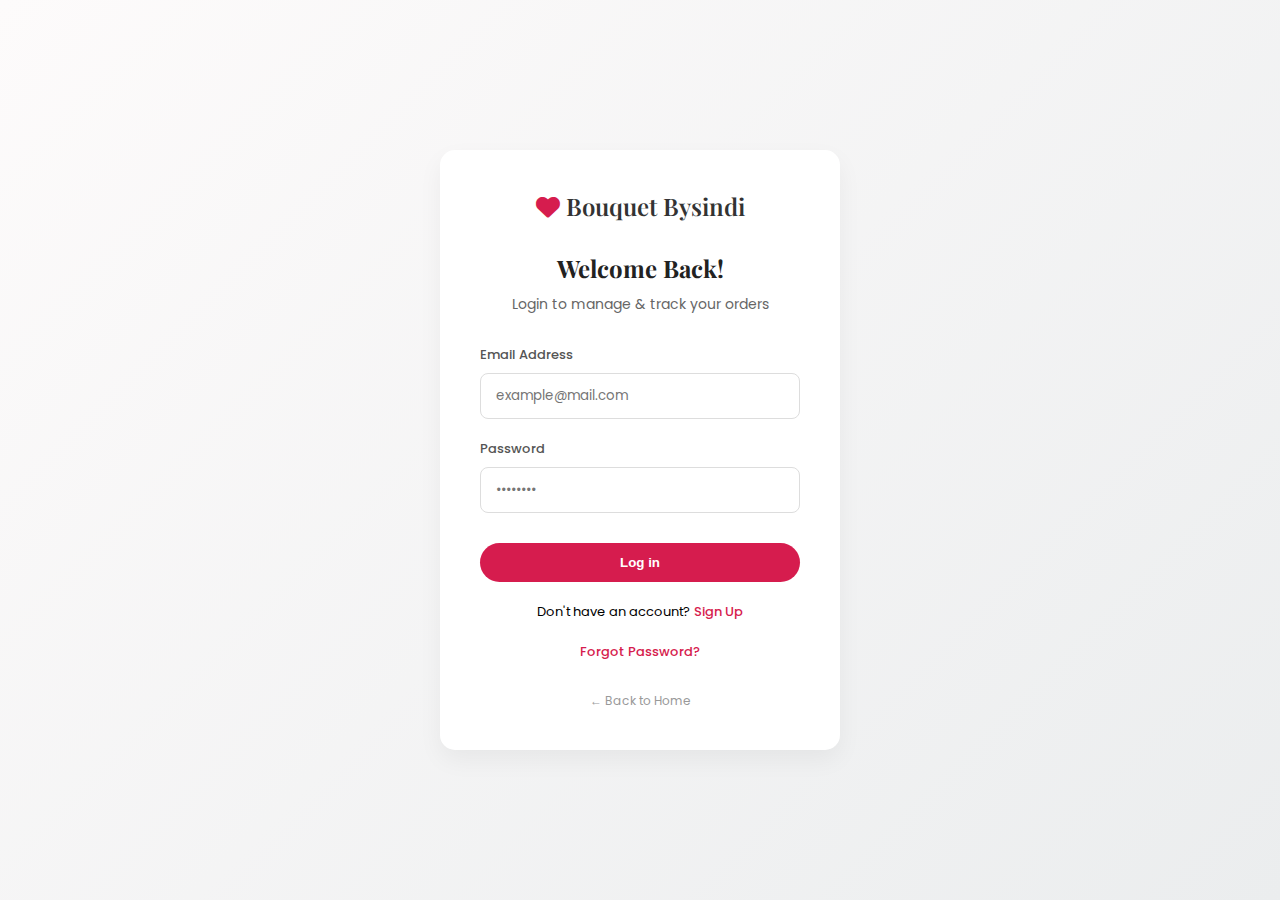
<file: join.html>
<!DOCTYPE html>
<html lang="id">
<head>
    <meta charset="UTF-8">
    <meta name="viewport" content="width=device-width, initial-scale=1.0">
    <title>Log In - Bouquet Bysindi</title>
    <link href="https://fonts.googleapis.com/css2?family=Playfair+Display:wght@600&family=Poppins:wght@400;500;600&display=swap" rel="stylesheet">
    <link rel="stylesheet" href="https://cdnjs.cloudflare.com/ajax/libs/font-awesome/6.0.0/css/all.min.css">
    <style>
        /* Copy style dari sebelumnya */
        * { margin: 0; padding: 0; box-sizing: border-box; }
        body { font-family: 'Poppins', sans-serif; background: linear-gradient(135deg, #fdfbfb 0%, #ebedee 100%); height: 100vh; display: flex; justify-content: center; align-items: center; }
        .auth-card { background: white; padding: 40px; width: 100%; max-width: 400px; border-radius: 15px; box-shadow: 0 10px 25px rgba(0,0,0,0.05); text-align: center; }
        .logo { font-family: 'Playfair Display', serif; font-size: 24px; font-weight: 600; color: #333; margin-bottom: 30px; display: inline-block; }
        .logo i { color: #D61C4E; }
        h2 { font-family: 'Playfair Display', serif; color: #222; margin-bottom: 10px; }
        p.subtitle { color: #666; font-size: 14px; margin-bottom: 30px; }
        .input-group { text-align: left; margin-bottom: 20px; }
        .input-group label { display: block; font-size: 13px; font-weight: 500; color: #555; margin-bottom: 8px; }
        .input-group input { width: 100%; padding: 12px 15px; border: 1px solid #ddd; border-radius: 8px; font-family: 'Poppins', sans-serif; transition: border 0.3s; }
        .input-group input:focus { outline: none; border-color: #D61C4E; }
        .btn-submit { width: 100%; padding: 12px; background-color: #D61C4E; color: white; border: none; border-radius: 50px; font-weight: 600; cursor: pointer; transition: background 0.3s; margin-top: 10px; }
        .btn-submit:hover { background-color: #b0163f; }
        .links { margin-top: 20px; font-size: 13px; }
        .links a { color: #D61C4E; text-decoration: none; font-weight: 500; }
        .error-message { background-color: #ffe6e6; color: #d61c4e; padding: 10px; border-radius: 5px; font-size: 12px; margin-bottom: 20px; display: none; border: 1px solid #ffb3b3; }
    </style>
</head>
<body>

    <div class="auth-card">
        <a href="index.html" style="text-decoration: none;">
            <div class="logo"><i class="fa-solid fa-heart"></i> Bouquet Bysindi</div>
        </a>
        
        <h2>Welcome Back!</h2>
        <p class="subtitle">Login to manage & track your orders</p>

        <div id="errorAlert" class="error-message"></div>

        <form id="loginForm">
            <div class="input-group">
                <label>Email Address</label>
                <input type="email" id="loginEmail" placeholder="example@mail.com" required>
            </div>
            
            <div class="input-group">
                <label>Password</label>
                <input type="password" id="loginPassword" placeholder="••••••••" required>
            </div>

            <button type="submit" class="btn-submit">Log in</button>
        </form>

        <div class="links">
            <p>Don't have an account? <a href="signin.html">Sign Up</a></p> 
            <br>
            <a href="#">Forgot Password?</a>
        </div>
        
        <a href="index.html" style="font-size: 12px; color: #999; text-decoration: none; display:block; margin-top:30px;">← Back to Home</a>
    </div>

    <script>
        document.getElementById('loginForm').addEventListener('submit', function(e) {
            e.preventDefault();

            const email = document.getElementById('loginEmail').value;
            const password = document.getElementById('loginPassword').value;
            const errorAlert = document.getElementById('errorAlert');

            // 1. Cek apakah email terdaftar di database browser
            const storedData = localStorage.getItem(email);

            if (storedData) {
                const userData = JSON.parse(storedData);
                
                // 2. Cek apakah Password cocok
                if (password === userData.password) {
                    
                    // --- [PENTING] SIMPAN STATUS LOGIN KE SESSION ---
                    // Ini yang membuat index.html tahu kalau Anda sudah login
                    sessionStorage.setItem('isLoggedIn', 'true'); 
                    sessionStorage.setItem('userName', userData.name);
                    // ------------------------------------------------

                    alert("Login Berhasil! Halo " + userData.name);
                    
                    // 3. Pindah ke halaman utama
                    window.location.href = "index.html"; 

                } else {
                    errorAlert.style.display = 'block';
                    errorAlert.innerHTML = '<i class="fa-solid fa-circle-exclamation"></i> Password salah!';
                }
            } else {
                errorAlert.style.display = 'block';
                errorAlert.innerHTML = '<i class="fa-solid fa-circle-exclamation"></i> Akun belum terdaftar. Silakan Sign Up.';
            }
        });

                        // For Firebase JS SDK v7.20.0 and later, measurementId is optional
        const firebaseConfig = {
          apiKey: "AIzaSyDFQnmaGA68W0gNDlRpPuEaadBub94Z2tg",
          authDomain: "bouquetbysindi.firebaseapp.com",
          projectId: "bouquetbysindi",
          storageBucket: "bouquetbysindi.firebasestorage.app",
          messagingSenderId: "452991676190",
          appId: "1:452991676190:web:b7936688e8047e8ceba30f",
          measurementId: "G-PSSXXNXD72"
        };
    </script>

</body>

</html>
</file>
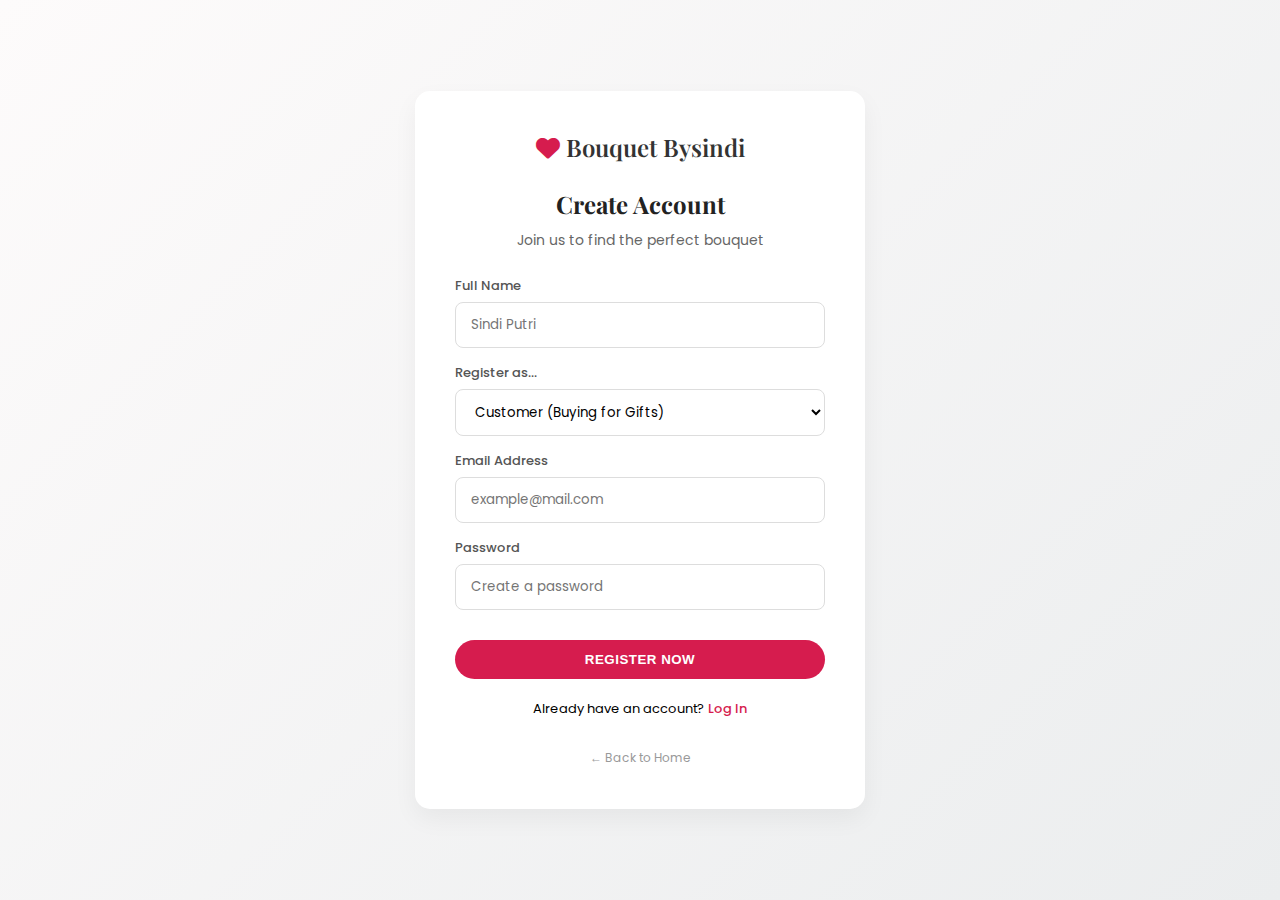
<file: signin.html>
<!DOCTYPE html>
<html lang="id">
<head>
    <meta charset="UTF-8">
    <meta name="viewport" content="width=device-width, initial-scale=1.0">
    <title>Sign Up - Bouquet Bysindi</title>
    <link href="https://fonts.googleapis.com/css2?family=Playfair+Display:wght@600&family=Poppins:wght@400;500;600&display=swap" rel="stylesheet">
    <link rel="stylesheet" href="https://cdnjs.cloudflare.com/ajax/libs/font-awesome/6.0.0/css/all.min.css">
    
    <style>
        /* CSS Sama */
        * { margin: 0; padding: 0; box-sizing: border-box; }
        body {
            font-family: 'Poppins', sans-serif;
            background: linear-gradient(135deg, #fdfbfb 0%, #ebedee 100%);
            min-height: 100vh; display: flex; justify-content: center; align-items: center; padding: 20px;
        }
        .auth-card {
            background: white; padding: 40px; width: 100%; max-width: 450px; 
            border-radius: 15px; box-shadow: 0 10px 25px rgba(0,0,0,0.05); text-align: center;
        }
        .logo { font-family: 'Playfair Display', serif; font-size: 24px; font-weight: 600; color: #333; margin-bottom: 25px; display: inline-block; }
        .logo i { color: #D61C4E; }
        h2 { font-family: 'Playfair Display', serif; color: #222; margin-bottom: 10px; }
        p.subtitle { color: #666; font-size: 14px; margin-bottom: 25px; }
        .input-group { text-align: left; margin-bottom: 15px; }
        .input-group label { display: block; font-size: 13px; font-weight: 500; color: #555; margin-bottom: 6px; }
        .input-group input, .input-group select {
            width: 100%; padding: 12px 15px; border: 1px solid #ddd; border-radius: 8px;
            font-family: 'Poppins', sans-serif; background-color: #fff;
        }
        .input-group input:focus { outline: none; border-color: #D61C4E; }
        .btn-submit {
            width: 100%; padding: 12px; background-color: #D61C4E; color: white; border: none;
            border-radius: 50px; font-weight: 600; cursor: pointer; transition: background 0.3s;
            margin-top: 15px; text-transform: uppercase; letter-spacing: 0.5px;
        }
        .btn-submit:hover { background-color: #b0163f; }
        .links { margin-top: 20px; font-size: 13px; }
        .links a { color: #D61C4E; text-decoration: none; font-weight: 500; }
    </style>
</head>
<body>

    <div class="auth-card">
        <a href="index.html" style="text-decoration: none;">
            <div class="logo"><i class="fa-solid fa-heart"></i> Bouquet Bysindi</div>
        </a>
        
        <h2>Create Account</h2>
        <p class="subtitle">Join us to find the perfect bouquet</p>

        <form id="registerForm">
            <div class="input-group">
                <label>Full Name</label>
                <input type="text" id="regName" placeholder="Sindi Putri" required>
            </div>

            <div class="input-group">
                <label>Register as...</label>
                <select id="regType">
                    <option>Customer (Buying for Gifts)</option>
                    <option>Reseller / Dropshipper</option>
                </select>
            </div>

            <div class="input-group">
                <label>Email Address</label>
                <input type="email" id="regEmail" placeholder="example@mail.com" required>
            </div>
            
            <div class="input-group">
                <label>Password</label>
                <input type="password" id="regPassword" placeholder="Create a password" required>
            </div>

            <button type="submit" class="btn-submit">Register Now</button>
        </form>

        <div class="links">
            <p>Already have an account? <a href="join.html">Log In</a></p>
        </div>
        
        <br>
        <a href="index.html" style="font-size: 12px; color: #999; text-decoration: none;">← Back to Home</a>
    </div>

    <script>
        document.getElementById('registerForm').addEventListener('submit', function(e) {
            e.preventDefault();

            const name = document.getElementById('regName').value;
            const email = document.getElementById('regEmail').value;
            const password = document.getElementById('regPassword').value;
            const type = document.getElementById('regType').value;

            // Simpan Data
            if (localStorage.getItem(email)) {
                alert("Email sudah terdaftar!");
            } else {
                const userData = { name: name, password: password, type: type };
                localStorage.setItem(email, JSON.stringify(userData));
                
                alert("Pendaftaran Berhasil! Silakan Login.");
                window.location.href = "join.html"; // Pindah ke halaman Login (join.html)
            }
        });
    </script>

</body>
</html>
</file>
